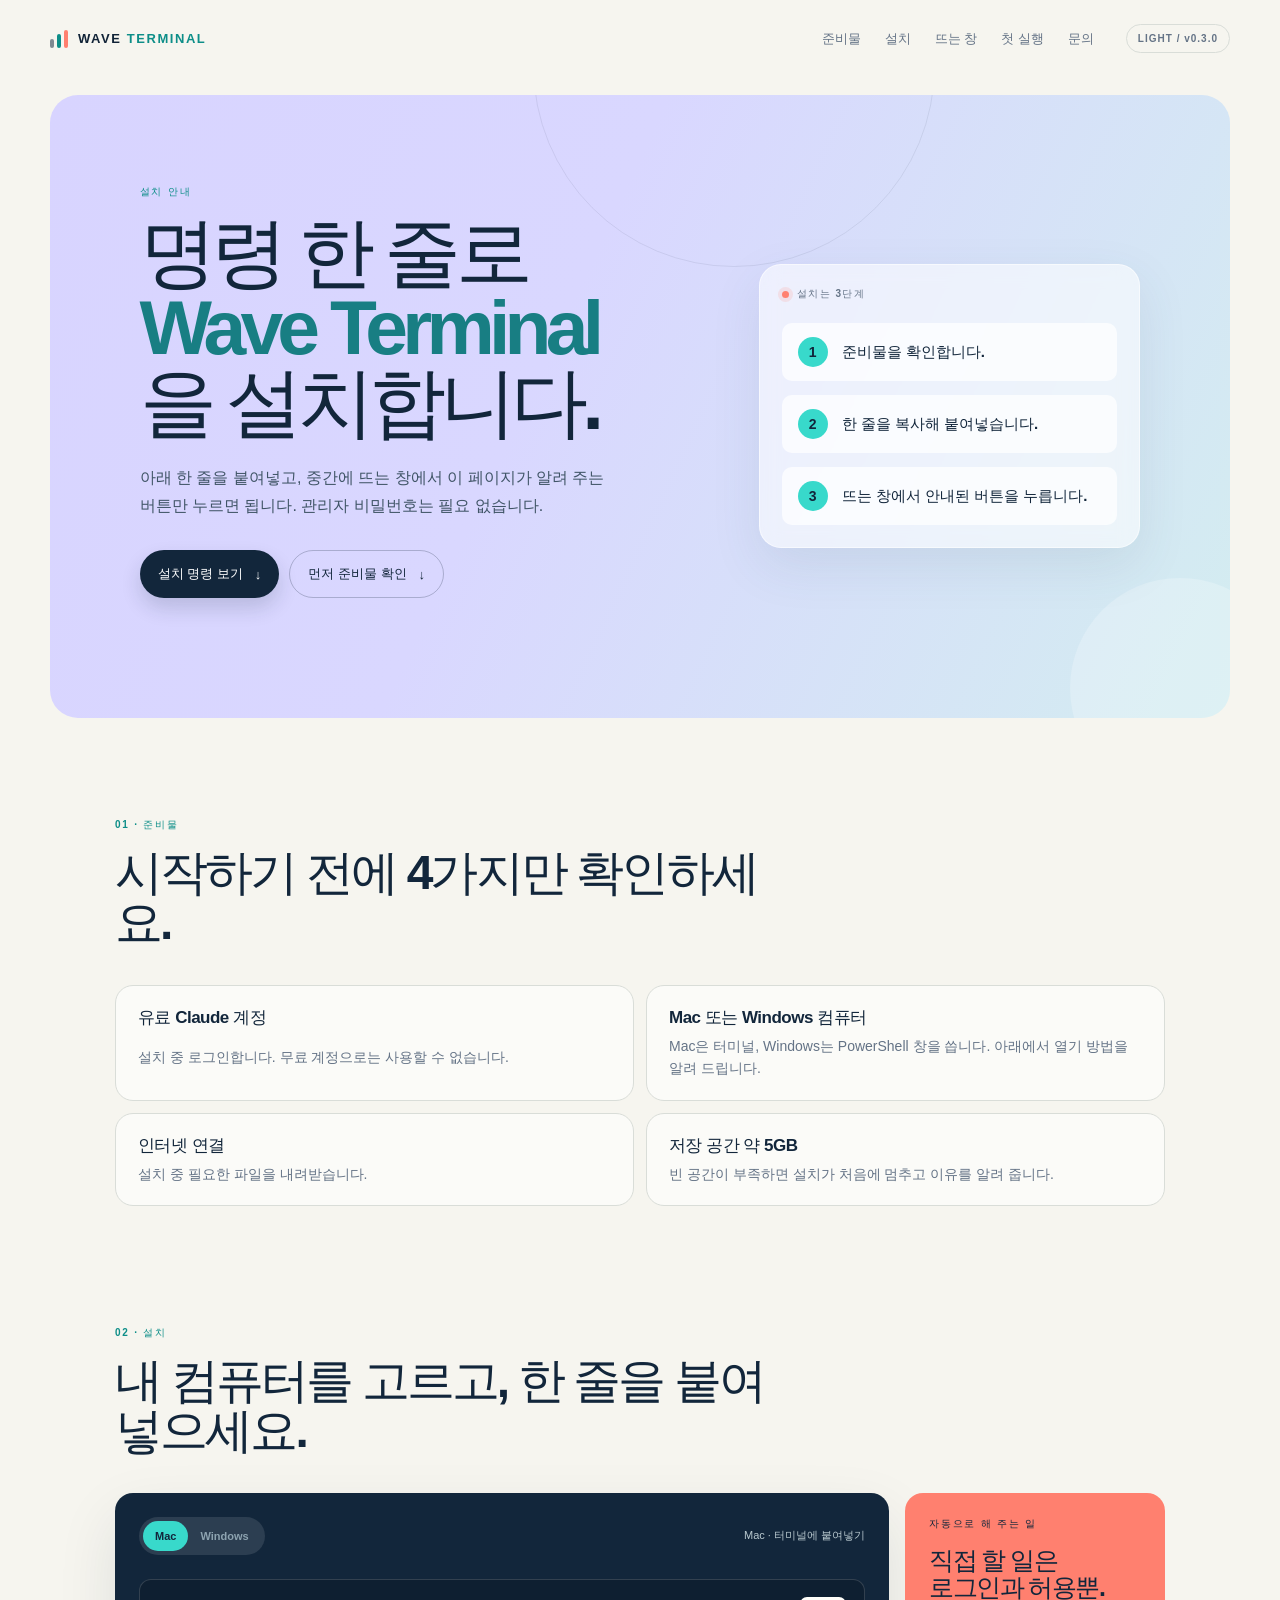
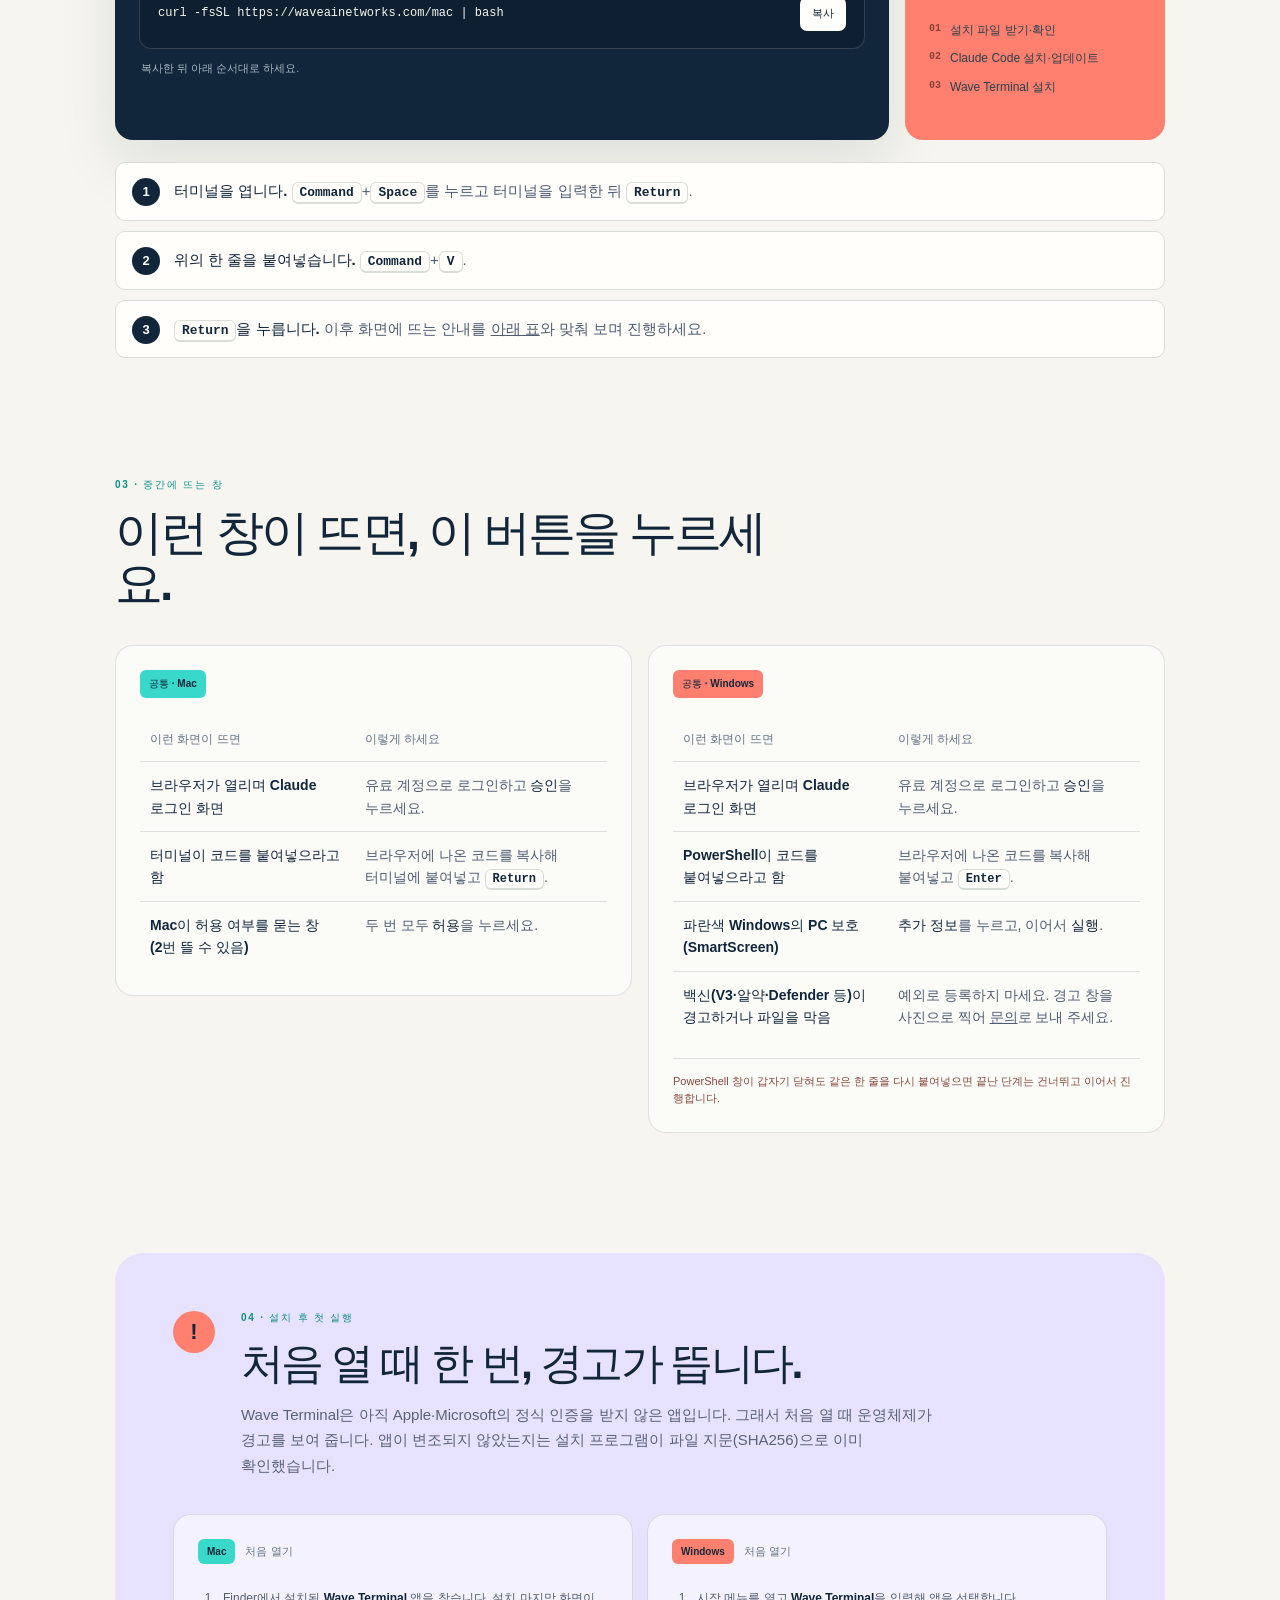
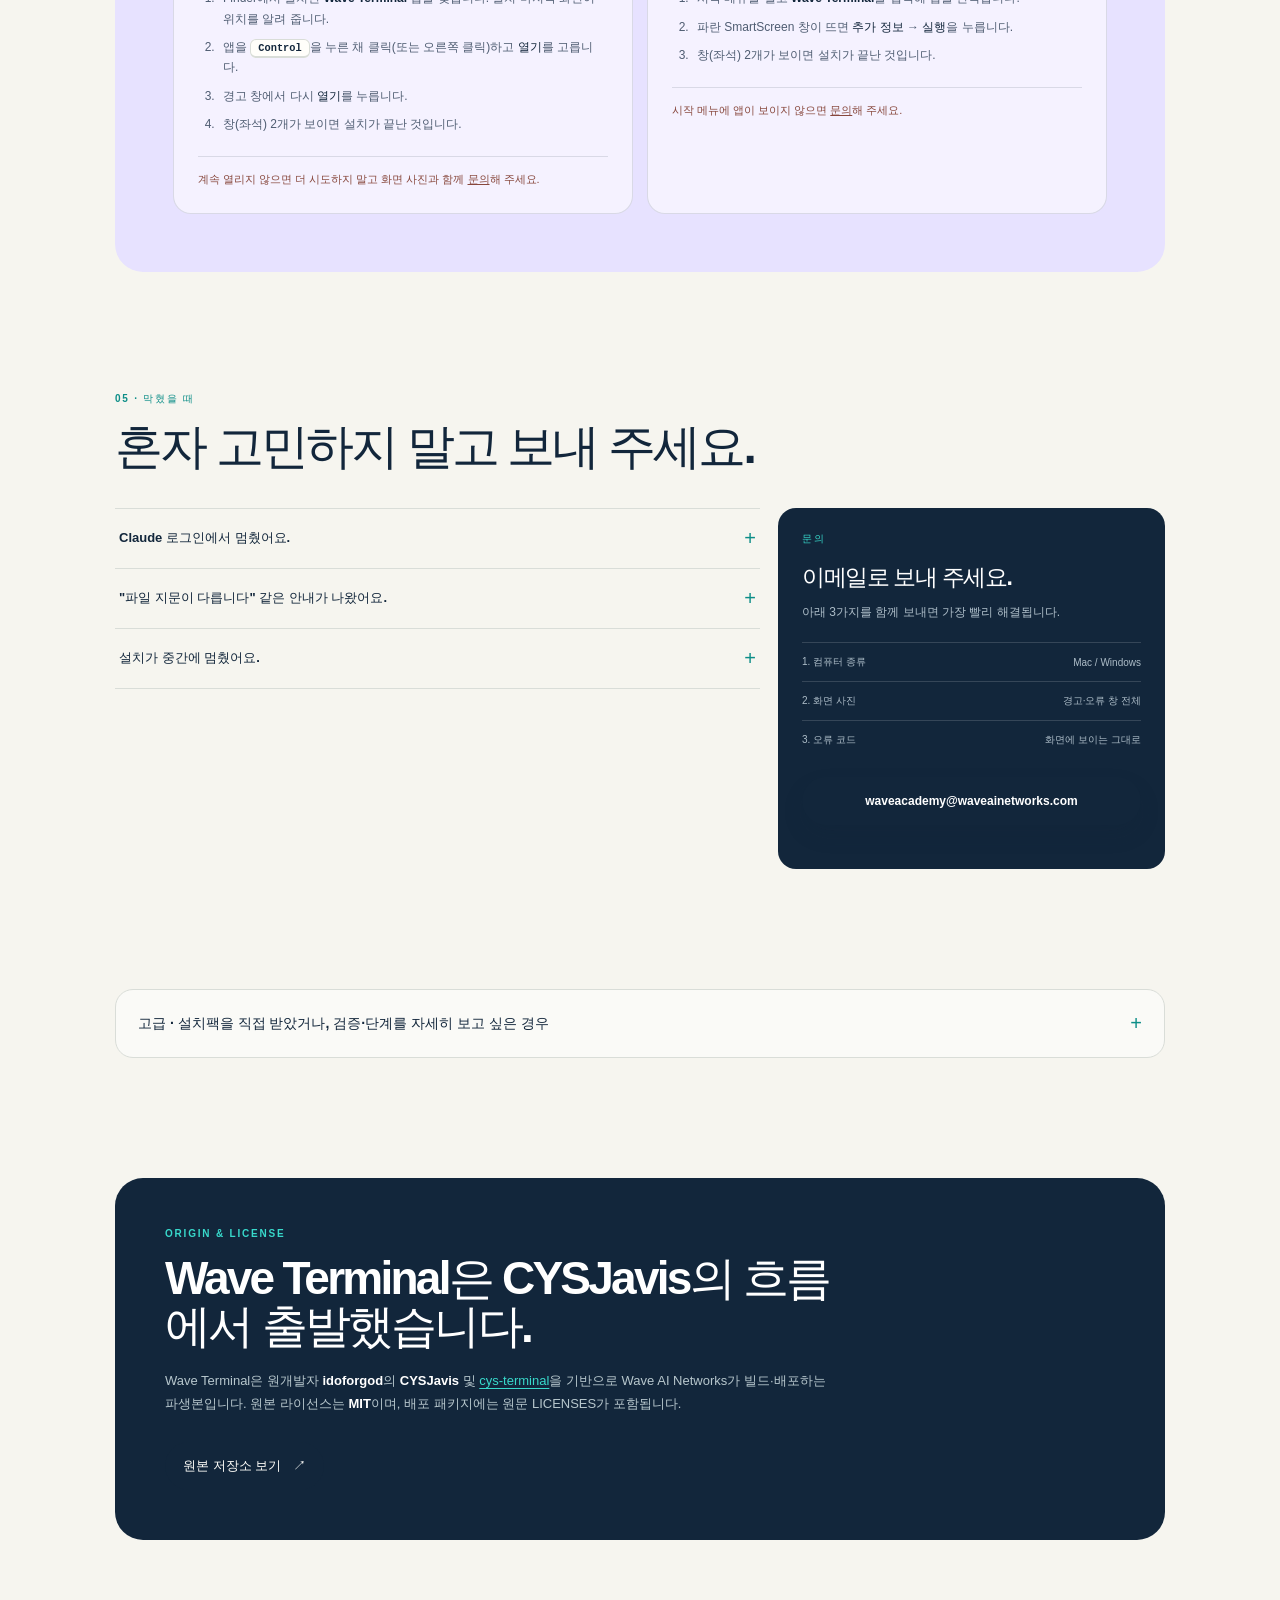
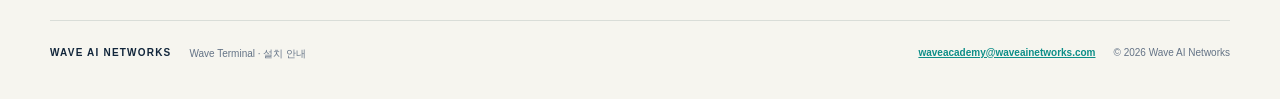
<file: site/index.html>
<!doctype html>
<html lang="ko">
  <head>
    <meta charset="utf-8" />
    <meta name="viewport" content="width=device-width, initial-scale=1" />
    <meta name="description" content="Wave Terminal 설치 안내 — 명령 한 줄, 뜨는 창에서 누를 버튼, 막혔을 때 문의 방법까지." />
    <title>Wave Terminal — 설치 안내</title>
    <link rel="icon" href="data:image/svg+xml,%3Csvg xmlns='http://www.w3.org/2000/svg' viewBox='0 0 32 32'%3E%3Crect width='32' height='32' rx='9' fill='%2312263b'/%3E%3Cpath d='M9 21h4V11H9zm6 0h4V7h-4zm6 0h4V4h-4z' fill='%2338d9cb'/%3E%3C/svg%3E" />
    <link rel="stylesheet" href="./styles.css" />
    <script src="./app.js" defer></script>
  </head>
  <body>
    <a class="skip-link" href="#main">본문으로 건너뛰기</a>
    <header class="site-header">
      <a class="brand" href="#top" aria-label="Wave Terminal 처음으로">
        <span class="brand-mark" aria-hidden="true"><i></i><i></i><i></i></span>
        <span>WAVE <em>TERMINAL</em></span>
      </a>
      <nav class="top-nav" aria-label="페이지 탐색">
        <a href="#ready">준비물</a>
        <a href="#install">설치</a>
        <a href="#windows-popups">뜨는 창</a>
        <a href="#first-run">첫 실행</a>
        <a href="#help">문의</a>
      </nav>
      <span class="header-tag">LIGHT / v0.3.0</span>
    </header>

    <main id="main">
      <section class="hero" id="top" aria-labelledby="hero-title">
        <div class="hero-copy">
          <p class="eyebrow">설치 안내</p>
          <h1 id="hero-title">명령 한 줄로<br /><span>Wave Terminal</span>을 설치합니다.</h1>
          <p class="hero-lede">아래 한 줄을 붙여넣고, 중간에 뜨는 창에서 이 페이지가 알려 주는 버튼만 누르면 됩니다. 관리자 비밀번호는 필요 없습니다.</p>
          <div class="hero-actions">
            <a class="button button-primary" href="#install">설치 명령 보기 <span aria-hidden="true">↓</span></a>
            <a class="button button-quiet" href="#ready">먼저 준비물 확인 <span aria-hidden="true">↓</span></a>
          </div>
        </div>
        <div class="hero-card" aria-label="설치 순서 요약">
          <div class="hero-card-top"><span class="live-dot"></span> 설치는 3단계</div>
          <ol class="quick-steps">
            <li><strong>1</strong><span>준비물을 확인합니다.</span></li>
            <li><strong>2</strong><span>한 줄을 복사해 붙여넣습니다.</span></li>
            <li><strong>3</strong><span>뜨는 창에서 안내된 버튼을 누릅니다.</span></li>
          </ol>
        </div>
      </section>

      <section class="section" id="ready" aria-labelledby="ready-title">
        <div class="section-heading">
          <p class="eyebrow">01 · 준비물</p>
          <h2 id="ready-title">시작하기 전에 4가지만 확인하세요.</h2>
        </div>
        <ul class="need-grid">
          <li><strong>유료 Claude 계정</strong><span>설치 중 로그인합니다. 무료 계정으로는 사용할 수 없습니다.</span></li>
          <li><strong>Mac 또는 Windows 컴퓨터</strong><span>Mac은 터미널, Windows는 PowerShell 창을 씁니다. 아래에서 열기 방법을 알려 드립니다.</span></li>
          <li><strong>인터넷 연결</strong><span>설치 중 필요한 파일을 내려받습니다.</span></li>
          <li><strong>저장 공간 약 5GB</strong><span>빈 공간이 부족하면 설치가 처음에 멈추고 이유를 알려 줍니다.</span></li>
        </ul>
      </section>

      <section class="section install-section" id="install" aria-labelledby="install-title">
        <div class="section-heading">
          <p class="eyebrow">02 · 설치</p>
          <h2 id="install-title">내 컴퓨터를 고르고, 한 줄을 붙여넣으세요.</h2>
        </div>
        <div class="install-layout">
          <div class="command-card">
            <div class="command-card-head">
              <div class="os-switcher" role="tablist" aria-label="운영체제 선택">
                <button class="os-tab is-active" type="button" role="tab" aria-selected="true" data-os="mac">Mac</button>
                <button class="os-tab" type="button" role="tab" aria-selected="false" data-os="windows">Windows</button>
              </div>
              <span class="command-label" id="command-label">Mac · 터미널에 붙여넣기</span>
            </div>
            <div class="command-line">
              <code id="install-command">curl -fsSL https://waveainetworks.com/mac | bash</code>
              <button class="copy-button" type="button" id="copy-command" aria-describedby="copy-status">복사</button>
            </div>
            <p class="copy-status" id="copy-status" role="status" aria-live="polite">복사한 뒤 아래 순서대로 하세요.</p>
          </div>
          <aside class="release-card" aria-label="설치가 하는 일">
            <p class="eyebrow">자동으로 해 주는 일</p>
            <h3>직접 할 일은<br />로그인과 허용뿐.</h3>
            <ol class="mini-checklist">
              <li><span>01</span> 설치 파일 받기·확인</li>
              <li><span>02</span> Claude Code 설치·업데이트</li>
              <li><span>03</span> Wave Terminal 설치</li>
            </ol>
          </aside>
        </div>

        <ol class="do-list os-panel" data-os-panel="mac">
          <li><strong>터미널을 엽니다.</strong> <kbd>Command</kbd>+<kbd>Space</kbd>를 누르고 <b>터미널</b>을 입력한 뒤 <kbd>Return</kbd>.</li>
          <li><strong>위의 한 줄을 붙여넣습니다.</strong> <kbd>Command</kbd>+<kbd>V</kbd>.</li>
          <li><strong><kbd>Return</kbd>을 누릅니다.</strong> 이후 화면에 뜨는 안내를 <a href="#mac-popups">아래 표</a>와 맞춰 보며 진행하세요.</li>
        </ol>
        <ol class="do-list os-panel" data-os-panel="windows" hidden>
          <li><strong>PowerShell을 엽니다.</strong> 시작 메뉴를 열고 <b>PowerShell</b>을 입력한 뒤 <b>Windows PowerShell</b>을 선택합니다. 관리자 권한으로 열 필요는 없습니다.</li>
          <li><strong>위의 한 줄을 붙여넣습니다.</strong> 창 안에서 마우스 오른쪽 버튼을 누르면 붙여넣어집니다.</li>
          <li><strong><kbd>Enter</kbd>를 누릅니다.</strong> 이후 화면에 뜨는 안내를 <a href="#windows-popups">아래 표</a>와 맞춰 보며 진행하세요.</li>
        </ol>
      </section>

      <section class="section" id="popups" aria-labelledby="popups-title">
        <div class="section-heading">
          <p class="eyebrow">03 · 중간에 뜨는 창</p>
          <h2 id="popups-title">이런 창이 뜨면, 이 버튼을 누르세요.</h2>
        </div>
        <div class="popup-grid">
          <article class="procedure-card" id="mac-popups">
            <div class="procedure-head"><span class="platform-badge mac-badge">공통 · Mac</span></div>
            <table class="popup-table">
              <thead><tr><th scope="col">이런 화면이 뜨면</th><th scope="col">이렇게 하세요</th></tr></thead>
              <tbody>
                <tr><th scope="row">브라우저가 열리며 Claude 로그인 화면</th><td>유료 계정으로 로그인하고 <strong>승인</strong>을 누르세요.</td></tr>
                <tr><th scope="row">터미널이 코드를 붙여넣으라고 함</th><td>브라우저에 나온 코드를 복사해 터미널에 붙여넣고 <kbd>Return</kbd>.</td></tr>
                <tr><th scope="row">Mac이 허용 여부를 묻는 창 (2번 뜰 수 있음)</th><td>두 번 모두 <strong>허용</strong>을 누르세요.</td></tr>
              </tbody>
            </table>
          </article>
          <article class="procedure-card" id="windows-popups">
            <div class="procedure-head"><span class="platform-badge win-badge">공통 · Windows</span></div>
            <table class="popup-table">
              <thead><tr><th scope="col">이런 화면이 뜨면</th><th scope="col">이렇게 하세요</th></tr></thead>
              <tbody>
                <tr><th scope="row">브라우저가 열리며 Claude 로그인 화면</th><td>유료 계정으로 로그인하고 <strong>승인</strong>을 누르세요.</td></tr>
                <tr><th scope="row">PowerShell이 코드를 붙여넣으라고 함</th><td>브라우저에 나온 코드를 복사해 붙여넣고 <kbd>Enter</kbd>.</td></tr>
                <tr><th scope="row">파란색 <b>Windows의 PC 보호</b> (SmartScreen)</th><td><strong>추가 정보</strong>를 누르고, 이어서 <strong>실행</strong>.</td></tr>
                <tr><th scope="row">백신(V3·알약·Defender 등)이 경고하거나 파일을 막음</th><td>예외로 등록하지 마세요. 경고 창을 사진으로 찍어 <a href="#help">문의</a>로 보내 주세요.</td></tr>
              </tbody>
            </table>
            <p class="procedure-stop">PowerShell 창이 갑자기 닫혀도 같은 한 줄을 다시 붙여넣으면 끝난 단계는 건너뛰고 이어서 진행합니다.</p>
          </article>
        </div>
      </section>

      <section class="section unsigned-section" id="first-run" aria-labelledby="first-title">
        <div class="warning-heading">
          <div class="warning-icon" aria-hidden="true">!</div>
          <div>
            <p class="eyebrow">04 · 설치 후 첫 실행</p>
            <h2 id="first-title">처음 열 때 한 번, 경고가 뜹니다.</h2>
            <p>Wave Terminal은 아직 Apple·Microsoft의 정식 인증을 받지 않은 앱입니다. 그래서 처음 열 때 운영체제가 경고를 보여 줍니다. 앱이 변조되지 않았는지는 설치 프로그램이 파일 지문(SHA256)으로 이미 확인했습니다.</p>
          </div>
        </div>
        <div class="unsigned-grid">
          <article class="procedure-card">
            <div class="procedure-head"><span class="platform-badge mac-badge">Mac</span><span>처음 열기</span></div>
            <ol>
              <li>Finder에서 설치된 <strong>Wave Terminal</strong> 앱을 찾습니다. 설치 마지막 화면이 위치를 알려 줍니다.</li>
              <li>앱을 <kbd>Control</kbd>을 누른 채 클릭(또는 오른쪽 클릭)하고 <strong>열기</strong>를 고릅니다.</li>
              <li>경고 창에서 다시 <strong>열기</strong>를 누릅니다.</li>
              <li>창(좌석) 2개가 보이면 설치가 끝난 것입니다.</li>
            </ol>
            <p class="procedure-stop">계속 열리지 않으면 더 시도하지 말고 화면 사진과 함께 <a href="#help">문의</a>해 주세요.</p>
          </article>
          <article class="procedure-card">
            <div class="procedure-head"><span class="platform-badge win-badge">Windows</span><span>처음 열기</span></div>
            <ol>
              <li>시작 메뉴를 열고 <strong>Wave Terminal</strong>을 입력해 앱을 선택합니다.</li>
              <li>파란 SmartScreen 창이 뜨면 <strong>추가 정보</strong> → <strong>실행</strong>을 누릅니다.</li>
              <li>창(좌석) 2개가 보이면 설치가 끝난 것입니다.</li>
            </ol>
            <p class="procedure-stop">시작 메뉴에 앱이 보이지 않으면 <a href="#help">문의</a>해 주세요.</p>
          </article>
        </div>
      </section>

      <section class="section help-section" id="help" aria-labelledby="help-title">
        <div class="section-heading">
          <p class="eyebrow">05 · 막혔을 때</p>
          <h2 id="help-title">혼자 고민하지 말고 보내 주세요.</h2>
        </div>
        <div class="help-layout">
          <div class="troubleshooting-list">
            <details><summary>Claude 로그인에서 멈췄어요.</summary><p>브라우저에서 유료 Claude 계정 로그인을 끝낸 뒤 설치 창으로 돌아와 안내대로 이어 가세요. 로그인 코드는 다른 사람에게 보내지 마세요.</p></details>
            <details><summary>"파일 지문이 다릅니다" 같은 안내가 나왔어요.</summary><p>그 파일은 실행하지 말고 삭제하세요. 한 줄을 처음부터 다시 실행해도 같으면 설치를 멈추고 문의해 주세요.</p></details>
            <details><summary>설치가 중간에 멈췄어요.</summary><p>같은 한 줄을 다시 붙여넣으세요. 이미 끝난 단계는 건너뜁니다. 그래도 멈추면 아래 내용을 보내 주세요.</p></details>
          </div>
          <aside class="reset-card">
            <p class="eyebrow">문의</p>
            <h3>이메일로 보내 주세요.</h3>
            <p>아래 3가지를 함께 보내면 가장 빨리 해결됩니다.</p>
            <div class="recovery-line"><span>1. 컴퓨터 종류</span><span>Mac / Windows</span></div>
            <div class="recovery-line"><span>2. 화면 사진</span><span>경고·오류 창 전체</span></div>
            <div class="recovery-line"><span>3. 오류 코드</span><span>화면에 보이는 그대로</span></div>
            <p><a class="button button-primary" href="mailto:waveacademy@waveainetworks.com">waveacademy@waveainetworks.com</a></p>
          </aside>
        </div>
      </section>

      <section class="section advanced-section" id="advanced" aria-labelledby="advanced-title">
        <details class="advanced-fold">
          <summary id="advanced-title">고급 · 설치팩을 직접 받았거나, 검증·단계를 자세히 보고 싶은 경우</summary>
          <div class="advanced-body">
            <h3>설치팩 zip을 직접 받은 경우</h3>
            <p><a href="https://github.com/greatson79/wave-install/archive/refs/tags/v0.3.0-rc.5.zip">wave-install-0.3.0-rc.5.zip</a>을 내려받아 압축을 풀면 <code>wave-install-0.3.0-rc.5</code> 폴더가 생깁니다. 터미널에서 <code>cd ~/Downloads/wave-install-0.3.0-rc.5 &amp;&amp; bash bootstrap.sh</code> 한 줄만 실행하세요(위의 설치 명령은 칠 필요 없음).</p>

            <h3>설치기가 확인하는 것</h3>
            <p>공식 저장소 <a href="https://github.com/greatson79/wave-terminal" target="_blank" rel="noreferrer">greatson79/wave-terminal</a>의 Release에서 받은 파일인지, 설치기에 고정된 SHA256 지문과 일치하는지를 확인합니다. macOS는 앱 <code>codesign</code> 검증을 추가로 합니다. 이 검증은 파일이 변조되지 않았다는 확인이며 Apple 공증을 대신하지 않습니다. 현재 macOS 공증은 받지 않았고(<code>spctl</code> 거부), Windows는 Authenticode 코드서명이 없습니다. 전체 설치 실측은 진행 중입니다.</p>

            <h3>Mac에서 격리 속성을 직접 풀어야 할 때</h3>
            <p>출처와 지문을 확인했고, 위의 <strong>열기</strong> 방법으로도 열리지 않을 때만 사용하세요. 설치된 Wave Terminal 앱에 한해 <code>xattr -dr com.apple.quarantine "$HOME/.wave/apps/Wave Terminal.app"</code>을 실행합니다. 다른 위치에 복사했다면 실제 앱 경로로 바꾸세요. 서명 문제를 고치지는 않습니다.</p>

            <h3>설치 10단계</h3>
            <p class="steps-source" id="steps-source-status" role="status" aria-live="polite">steps.json을 불러오는 중…</p>
            <ol class="steps-list" id="steps-list" aria-label="Wave Terminal 설치 단계"></ol>
            <noscript><p class="noscript-note">단계 목록을 보려면 브라우저에서 JavaScript를 활성화하세요. 설치 정본은 steps.json입니다.</p></noscript>

            <h3>오류 ID별 안내</h3>
            <div class="troubleshooting-list">
              <details><summary><span class="error-id">OS_UNSUPPORTED</span> 운영체제 또는 셸이 지원 대상이 아닌가요?</summary><p>macOS·Windows의 최신 지원 범위와 셸 조건을 확인한 뒤, 조건이 맞지 않으면 문의해 주세요.</p></details>
              <details><summary><span class="error-id">CHECKSUM_MISMATCH</span> SHA256이 일치하지 않나요?</summary><p>파일을 실행하거나 재사용하지 말고 삭제한 뒤, 공식 Release에서 다시 받아 비교하세요. 계속 다르면 다운로드를 중단합니다.</p></details>
              <details><summary><span class="error-id">CLAUDE_LOGIN_REQUIRED</span> Claude 로그인이 멈췄나요?</summary><p>브라우저에서 유료 Claude 계정 로그인을 완료한 뒤 설치기의 해당 단계로 돌아옵니다. 인증 코드는 공개 채널에 남기지 마세요.</p></details>
              <details><summary><span class="error-id">DAEMON_START_FAILED</span> 데몬 등록에 실패했나요?</summary><p>기본값은 켜짐이지만 선택 단계입니다. 로그 한 파일을 보존하고, 재설치 전에 오류 ID와 운영체제를 기록하세요.</p></details>
            </div>

            <h3>재설치 / 초기화</h3>
            <p>상태 파일과 로그를 확인한 뒤 필요한 작업만 선택하세요. 초기화 전에는 보존할 로그를 먼저 복사합니다. 설치를 처음부터 다시 하려면 이 명령을 실행하세요: <code id="reinstall-command">curl -fsSL https://waveainetworks.com/mac | bash -s -- --reinstall</code> 또 <code>reset.sh --list</code>는 삭제 대상을 미리 보여 줍니다.</p>
          </div>
        </details>
      </section>

      <section class="section attribution-section" id="about" aria-labelledby="about-title">
        <div class="attribution-box">
          <p class="eyebrow">ORIGIN &amp; LICENSE</p>
          <h2 id="about-title">Wave Terminal은 CYSJavis의 흐름에서 출발했습니다.</h2>
          <p>Wave Terminal은 원개발자 <strong>idoforgod</strong>의 <strong>CYSJavis</strong> 및 <a href="https://github.com/idoforgod/cys-terminal" target="_blank" rel="noreferrer">cys-terminal</a>을 기반으로 Wave AI Networks가 빌드·배포하는 파생본입니다. 원본 라이선스는 <strong>MIT</strong>이며, 배포 패키지에는 원문 LICENSES가 포함됩니다.</p>
          <a class="button button-dark" href="https://github.com/idoforgod/cys-terminal" target="_blank" rel="noreferrer">원본 저장소 보기 <span aria-hidden="true">↗</span></a>
        </div>
      </section>
    </main>

    <footer class="site-footer">
      <div><strong>WAVE AI NETWORKS</strong><span>Wave Terminal · 설치 안내</span></div>
      <div><a href="mailto:waveacademy@waveainetworks.com">waveacademy@waveainetworks.com</a><span>© 2026 Wave AI Networks</span></div>
    </footer>
  </body>
</html>
</file>
<file: site/styles.css>
:root {
  --ink: #112337;
  --muted: #647386;
  --paper: #f6f5ef;
  --paper-deep: #ecece4;
  --white: #fffefa;
  --navy: #12263b;
  --cyan: #38d9cb;
  --cyan-deep: #0d8e88;
  --coral: #ff806f;
  --lilac: #d9d5ff;
  --line: #d9ddd8;
  --shadow: 0 24px 60px rgba(17, 35, 55, .10);
  --radius-lg: 28px;
  --radius-md: 18px;
  --radius-sm: 10px;
  color: var(--ink);
  background: var(--paper);
  font-family: Inter, ui-sans-serif, -apple-system, BlinkMacSystemFont, "Segoe UI", "Noto Sans KR", sans-serif;
  font-synthesis: none;
  text-rendering: optimizeLegibility;
}

* { box-sizing: border-box; }
html { scroll-behavior: smooth; }
body { margin: 0; min-width: 320px; background: var(--paper); }
a { color: inherit; }
button, a { -webkit-tap-highlight-color: transparent; }
button { font: inherit; }
.skip-link { position: fixed; left: 16px; top: -80px; z-index: 20; padding: 12px 16px; border-radius: 999px; background: var(--navy); color: white; text-decoration: none; }
.skip-link:focus { top: 16px; }

.site-header { width: min(1180px, calc(100% - 48px)); margin: 0 auto; padding: 24px 0 18px; display: flex; align-items: center; gap: 32px; }
.brand { display: inline-flex; align-items: center; gap: 10px; font-size: 13px; font-weight: 850; letter-spacing: .12em; text-decoration: none; white-space: nowrap; }
.brand em { color: var(--cyan-deep); font-style: normal; }
.brand-mark { display: inline-flex; gap: 3px; align-items: end; height: 18px; }
.brand-mark i { display: block; width: 4px; border-radius: 99px; background: var(--navy); }
.brand-mark i:nth-child(1) { height: 9px; opacity: .52; }
.brand-mark i:nth-child(2) { height: 14px; background: var(--cyan-deep); }
.brand-mark i:nth-child(3) { height: 18px; background: var(--coral); }
.top-nav { display: flex; gap: 24px; margin-left: auto; }
.top-nav a { color: var(--muted); font-size: 13px; font-weight: 700; text-decoration: none; }
.top-nav a:hover, .top-nav a:focus-visible { color: var(--ink); }
.header-tag { padding: 8px 11px; border: 1px solid var(--line); border-radius: 99px; color: var(--muted); font-size: 10px; font-weight: 800; letter-spacing: .1em; }

.hero { width: min(1180px, calc(100% - 48px)); margin: 24px auto 100px; padding: clamp(40px, 7vw, 90px) clamp(28px, 7vw, 94px); display: grid; grid-template-columns: minmax(0, 1.15fr) minmax(320px, .85fr); align-items: center; gap: clamp(40px, 8vw, 120px); overflow: hidden; border-radius: var(--radius-lg); background: linear-gradient(115deg, #d8d4ff 0%, #d9d7ff 42%, #d3edf0 100%); position: relative; }
.hero::before { content: ""; position: absolute; width: 400px; height: 400px; border-radius: 50%; border: 1px solid rgba(17,35,55,.08); right: 25%; top: -230px; }
.hero::after { content: ""; position: absolute; width: 220px; height: 220px; border-radius: 50%; background: rgba(255,255,255,.22); right: -60px; bottom: -80px; }
.hero-copy, .hero-card { position: relative; z-index: 1; }
.eyebrow { margin: 0 0 16px; color: var(--cyan-deep); font-size: 10px; font-weight: 900; letter-spacing: .18em; }
.eyebrow span { color: var(--coral); }
h1, h2, h3, p { margin-top: 0; }
h1 { max-width: 700px; margin-bottom: 24px; color: var(--navy); font-size: clamp(42px, 6vw, 78px); line-height: .98; letter-spacing: -.075em; }
h1 span { color: #187e83; }
.hero-lede { max-width: 530px; margin-bottom: 30px; color: #405567; font-size: 16px; line-height: 1.75; word-break: keep-all; }
.hero-actions { display: flex; flex-wrap: wrap; gap: 10px; margin-bottom: 30px; }
.button { display: inline-flex; align-items: center; justify-content: center; gap: 12px; min-height: 48px; padding: 0 18px; border-radius: 999px; font-size: 13px; font-weight: 850; text-decoration: none; transition: transform .2s ease, box-shadow .2s ease, background .2s ease; }
.button:hover, .button:focus-visible { transform: translateY(-2px); }
.button-primary { background: var(--navy); color: white; box-shadow: 0 10px 20px rgba(18,38,59,.16); }
.button-primary:hover, .button-primary:focus-visible { box-shadow: 0 14px 26px rgba(18,38,59,.24); }
.button-quiet { color: var(--navy); border: 1px solid rgba(17,35,55,.24); }
.button-dark { background: var(--navy); color: var(--white); }
.origin-line { margin: 0; color: #536a79; font-size: 11px; }
.origin-line span { margin: 0 7px; color: var(--coral); }
.hero-card { padding: 22px; border: 1px solid rgba(255,255,255,.55); border-radius: 22px; background: rgba(255,255,255,.56); box-shadow: 0 18px 50px rgba(56,89,110,.10); backdrop-filter: blur(10px); }
.hero-card-top { display: flex; align-items: center; gap: 8px; margin-bottom: 18px; color: var(--muted); font-size: 10px; font-weight: 900; letter-spacing: .14em; }
.live-dot { width: 7px; height: 7px; border-radius: 50%; background: var(--coral); box-shadow: 0 0 0 4px rgba(255,128,111,.16); }
.terminal-window { border-radius: 14px; background: var(--navy); overflow: hidden; box-shadow: 0 12px 26px rgba(17,35,55,.19); }
.terminal-top { min-height: 34px; padding: 0 13px; display: flex; align-items: center; gap: 5px; border-bottom: 1px solid rgba(255,255,255,.12); color: #98acbb; }
.terminal-top span { width: 6px; height: 6px; border-radius: 50%; background: #647789; }
.terminal-top span:nth-child(2) { background: var(--lilac); }
.terminal-top span:nth-child(3) { background: var(--cyan); }
.terminal-top b { margin-left: 8px; font-size: 9px; font-weight: 600; }
.terminal-body { padding: 24px 20px 27px; color: #f4f7ef; font-family: "SFMono-Regular", Consolas, monospace; font-size: 12px; line-height: 1.9; }
.terminal-body p { margin: 0; }
.prompt { margin-right: 9px; color: var(--cyan); }
.muted { color: #9baebe; }
.success { color: var(--cyan); }
.hero-card-footer { display: grid; grid-template-columns: repeat(3, 1fr); gap: 12px; padding-top: 18px; color: var(--muted); font-size: 9px; line-height: 1.45; }
.hero-card-footer strong { display: block; color: var(--navy); font-size: 18px; line-height: 1.1; }

.section { width: min(1050px, calc(100% - 48px)); margin: 0 auto 120px; }
.section-heading { max-width: 690px; margin-bottom: 36px; }
.section-heading h2, .warning-heading h2 { margin-bottom: 16px; color: var(--navy); font-size: clamp(30px, 4vw, 48px); line-height: 1.05; letter-spacing: -.06em; }
.section-heading > p:last-child, .warning-heading > div > p:last-child { color: var(--muted); font-size: 15px; line-height: 1.7; word-break: keep-all; }
.split-heading { max-width: none; display: flex; justify-content: space-between; align-items: end; gap: 28px; }
.split-heading > p { margin: 0 0 8px; color: var(--muted); font-size: 12px; }
code { padding: 2px 6px; border-radius: 5px; background: rgba(17,35,55,.07); color: var(--navy); font-family: "SFMono-Regular", Consolas, monospace; font-size: .9em; }

.install-layout { display: grid; grid-template-columns: minmax(0, 1fr) 260px; gap: 16px; align-items: stretch; }
.command-card, .release-card { border-radius: var(--radius-md); }
.command-card { padding: 24px; background: var(--navy); box-shadow: var(--shadow); }
.command-card-head { display: flex; justify-content: space-between; align-items: center; gap: 16px; margin-bottom: 24px; }
.os-switcher { display: inline-flex; padding: 4px; border-radius: 99px; background: rgba(255,255,255,.11); }
.os-tab { padding: 9px 12px; border: 0; border-radius: 99px; background: transparent; color: #8da3b0; cursor: pointer; font-size: 11px; font-weight: 800; }
.os-tab.is-active { background: var(--cyan); color: var(--navy); }
.command-label { color: #b8c8ce; font-size: 11px; }
.command-line { display: grid; grid-template-columns: minmax(0, 1fr) auto; gap: 14px; align-items: center; padding: 17px 18px; border: 1px solid rgba(255,255,255,.15); border-radius: 12px; background: rgba(0,0,0,.17); }
.command-line code { padding: 0; overflow-wrap: anywhere; background: none; color: #f4f7ef; font-size: 12px; line-height: 1.6; }
.copy-button { min-height: 34px; padding: 0 12px; border: 0; border-radius: 7px; background: var(--white); color: var(--navy); cursor: pointer; font-size: 11px; font-weight: 850; }
.copy-button:hover, .copy-button:focus-visible { background: var(--cyan); }
.copy-status { min-height: 18px; margin: 12px 2px 0; color: #a4b9c0; font-size: 11px; }
.release-card { padding: 24px; background: var(--coral); }
.release-card .eyebrow { color: var(--navy); }
.release-card h3 { margin-bottom: 20px; color: var(--navy); font-size: 25px; line-height: 1.1; letter-spacing: -.06em; }
.mini-checklist { display: grid; gap: 12px; margin: 0 0 20px; padding: 0; list-style: none; color: #273f4e; font-size: 12px; line-height: 1.4; }
.mini-checklist li { display: flex; gap: 9px; }
.mini-checklist span { color: #8c4038; font-family: monospace; font-size: 10px; font-weight: 800; }
.text-link { color: var(--navy); font-size: 12px; font-weight: 850; text-underline-offset: 4px; }
.guard-grid { display: grid; grid-template-columns: repeat(3, 1fr); gap: 12px; margin-top: 16px; }
.guard-card { min-height: 156px; padding: 22px; border: 1px solid var(--line); border-radius: var(--radius-md); background: rgba(255,255,255,.35); }
.card-number { display: inline-grid; width: 25px; height: 25px; margin-bottom: 26px; place-items: center; border-radius: 50%; background: var(--lilac); color: var(--navy); font-size: 10px; font-weight: 900; }
.guard-card h3 { margin-bottom: 8px; font-size: 16px; letter-spacing: -.04em; }
.guard-card p { margin: 0; color: var(--muted); font-size: 12px; line-height: 1.6; word-break: keep-all; }

.steps-section { padding-top: 4px; }
.steps-source { padding: 10px 12px; border: 1px solid var(--line); border-radius: 999px; white-space: nowrap; }
.steps-list { display: grid; grid-template-columns: repeat(2, 1fr); gap: 0 28px; padding: 0; margin: 0; list-style: none; counter-reset: steps; }
.step-item { display: grid; grid-template-columns: 48px 1fr; gap: 16px; padding: 24px 0; border-top: 1px solid var(--line); counter-increment: steps; }
.step-item::before { content: counter(steps, decimal-leading-zero); display: grid; width: 42px; height: 42px; place-items: center; border-radius: 12px; background: var(--lilac); color: var(--navy); font-family: "SFMono-Regular", Consolas, monospace; font-size: 11px; font-weight: 900; }
.step-item h3 { margin: 2px 0 7px; font-size: 15px; letter-spacing: -.03em; }
.step-item p { margin: 0 0 8px; color: var(--muted); font-size: 12px; line-height: 1.6; }
.step-item .step-meta { display: flex; flex-wrap: wrap; gap: 6px; margin-top: 10px; }
.step-meta span { padding: 5px 7px; border-radius: 5px; background: var(--paper-deep); color: var(--muted); font-size: 10px; }
.step-meta .pass { background: #d8f3e9; color: #26745e; }
.noscript-note { padding: 16px; border-radius: 10px; background: #fff3cf; color: #735a23; font-size: 13px; }

.unsigned-section { padding: clamp(30px, 5vw, 58px); border-radius: var(--radius-lg); background: #e7e2ff; }
.warning-heading { display: grid; grid-template-columns: 48px 1fr; gap: 20px; max-width: 760px; margin-bottom: 36px; }
.warning-icon { display: grid; width: 42px; height: 42px; place-items: center; border-radius: 50%; background: var(--coral); color: var(--navy); font-size: 22px; font-weight: 900; }
.warning-heading h2 { font-size: clamp(28px, 4vw, 43px); }
.warning-heading > div > p:last-child { margin-bottom: 0; color: #59627a; }
.unsigned-grid { display: grid; grid-template-columns: repeat(2, 1fr); gap: 14px; }
.procedure-card { padding: 24px; border: 1px solid rgba(17,35,55,.12); border-radius: var(--radius-md); background: rgba(255,255,255,.57); }
.procedure-head { display: flex; align-items: center; gap: 10px; margin-bottom: 20px; color: var(--muted); font-size: 11px; font-weight: 800; }
.platform-badge { padding: 7px 9px; border-radius: 6px; color: var(--navy); font-size: 10px; font-weight: 900; }
.mac-badge { background: var(--cyan); }
.win-badge { background: var(--coral); }
.procedure-card ol { margin: 0; padding-left: 20px; color: #4f5d72; font-size: 12px; line-height: 1.7; }
.procedure-card li { padding: 4px 0 4px 5px; }
.procedure-card strong { color: var(--navy); }
.procedure-stop { margin: 18px 0 0; padding-top: 14px; border-top: 1px solid rgba(17,35,55,.12); color: #88483d; font-size: 11px; line-height: 1.55; }

.downloads-section { position: relative; }
.download-grid { display: grid; grid-template-columns: repeat(3, 1fr); gap: 14px; }
.download-step { padding: 22px; border-radius: var(--radius-md); background: var(--white); box-shadow: 0 8px 25px rgba(17,35,55,.05); }
.download-step > span { color: var(--coral); font-family: monospace; font-size: 11px; font-weight: 900; }
.download-step h3 { margin: 28px 0 8px; font-size: 17px; }
.download-step p { margin: 0; color: var(--muted); font-size: 12px; line-height: 1.7; word-break: keep-all; }
.download-step a { color: var(--cyan-deep); font-weight: 800; text-underline-offset: 3px; }
.release-note { display: flex; gap: 10px; align-items: flex-start; margin-top: 14px; padding: 16px; border: 1px dashed #bcc7bf; border-radius: var(--radius-sm); }
.release-note p { margin: 0; color: var(--muted); font-size: 11px; line-height: 1.6; }
.note-mark { display: grid; flex: 0 0 auto; width: 17px; height: 17px; place-items: center; border-radius: 50%; background: var(--cyan); color: var(--navy); font-size: 11px; font-weight: 900; }

.help-layout { display: grid; grid-template-columns: minmax(0, 1.25fr) minmax(250px, .75fr); gap: 18px; }
.troubleshooting-list { border-top: 1px solid var(--line); }
details { border-bottom: 1px solid var(--line); }
summary { display: flex; align-items: center; gap: 12px; padding: 18px 4px; cursor: pointer; color: var(--navy); font-size: 13px; font-weight: 750; list-style: none; }
summary::-webkit-details-marker { display: none; }
summary::after { content: "+"; margin-left: auto; color: var(--cyan-deep); font-size: 20px; font-weight: 400; }
details[open] summary::after { content: "−"; }
details > p { margin: -4px 28px 18px 4px; color: var(--muted); font-size: 12px; line-height: 1.65; }
.error-id { padding: 6px 7px; border-radius: 5px; background: var(--paper-deep); color: var(--cyan-deep); font-family: monospace; font-size: 9px; font-weight: 900; white-space: nowrap; }
.reset-card { padding: 24px; border-radius: var(--radius-md); background: var(--navy); color: white; }
.reset-card .eyebrow { color: var(--cyan); }
.reset-card h3 { margin-bottom: 10px; font-size: 23px; letter-spacing: -.06em; }
.reset-card > p:not(.eyebrow) { margin-bottom: 20px; color: #adbdc8; font-size: 12px; line-height: 1.6; }
.recovery-line { display: flex; justify-content: space-between; gap: 12px; align-items: center; padding: 12px 0; border-top: 1px solid rgba(255,255,255,.15); color: #adbdc8; font-size: 10px; }
.recovery-line code { background: rgba(255,255,255,.1); color: var(--cyan); }

.attribution-section { margin-bottom: 80px; }
.attribution-box { padding: clamp(28px, 5vw, 50px); border-radius: var(--radius-lg); background: var(--navy); color: white; }
.attribution-box .eyebrow { color: var(--cyan); }
.attribution-box h2 { max-width: 680px; margin-bottom: 18px; color: white; font-size: clamp(28px, 4vw, 46px); line-height: 1.04; letter-spacing: -.06em; }
.attribution-box p:not(.eyebrow) { max-width: 740px; margin-bottom: 26px; color: #b7c7cd; font-size: 13px; line-height: 1.8; word-break: keep-all; }
.attribution-box p a { color: var(--cyan); text-underline-offset: 3px; }
.attribution-box p strong { color: white; }
.site-footer { width: min(1180px, calc(100% - 48px)); margin: 0 auto; padding: 26px 0 38px; display: flex; justify-content: space-between; gap: 20px; border-top: 1px solid var(--line); color: var(--muted); font-size: 10px; }
.site-footer > div { display: flex; flex-wrap: wrap; gap: 12px 18px; }
.site-footer strong { color: var(--navy); letter-spacing: .12em; }
.site-footer a { color: var(--cyan-deep); font-weight: 700; }

:focus-visible { outline: 3px solid var(--coral); outline-offset: 3px; }
@media (max-width: 860px) {
  .site-header { gap: 16px; }
  .top-nav { gap: 14px; }
  .header-tag { display: none; }
  .hero { grid-template-columns: 1fr; gap: 42px; }
  .hero-card { max-width: 470px; }
  .install-layout, .help-layout { grid-template-columns: 1fr; }
  .release-card { min-height: 0; }
}
@media (max-width: 620px) {
  .site-header, .hero, .section, .site-footer { width: min(100% - 32px, 1050px); }
  .site-header { padding-top: 18px; }
  .top-nav { display: none; }
  .hero { margin-top: 12px; margin-bottom: 72px; padding: 36px 24px; border-radius: 22px; }
  h1 { font-size: clamp(39px, 13vw, 62px); }
  .hero-lede { font-size: 14px; }
  .hero-card-footer { gap: 7px; }
  .section { margin-bottom: 84px; }
  .section-heading h2, .warning-heading h2 { font-size: 34px; }
  .command-card { padding: 18px; }
  .command-card-head { align-items: flex-start; flex-direction: column; }
  .command-label { align-self: flex-start; }
  .command-line { grid-template-columns: 1fr; }
  .copy-button { justify-self: start; padding-inline: 18px; }
  .guard-grid, .unsigned-grid, .download-grid { grid-template-columns: 1fr; }
  .guard-card { min-height: auto; }
  .split-heading { display: block; }
  .steps-source { display: inline-block; margin-top: 4px; white-space: normal; }
  .steps-list { grid-template-columns: 1fr; }
  .unsigned-section { padding: 26px 20px; border-radius: 22px; }
  .warning-heading { grid-template-columns: 1fr; gap: 16px; }
  .procedure-card { padding: 20px; }
  .site-footer { display: block; }
  .site-footer > div + div { margin-top: 12px; }
}

/* /get 쉬운 말 개정(2026-10-01): 준비물·할 일 목록·뜨는 창 표·고급 접힘 */
.quick-steps { display: grid; gap: 14px; padding: 0; margin: 22px 0 0; list-style: none; }
.quick-steps li { display: flex; align-items: center; gap: 14px; padding: 14px 16px; border-radius: var(--radius-sm); background: rgba(255,255,255,.72); color: var(--navy); font-size: 15px; font-weight: 700; }
.quick-steps strong { display: grid; place-items: center; flex: none; width: 30px; height: 30px; border-radius: 50%; background: var(--cyan); color: var(--navy); font-size: 14px; }
.need-grid { display: grid; grid-template-columns: repeat(2, 1fr); gap: 12px; padding: 0; margin: 0; list-style: none; }
.need-grid li { display: grid; gap: 6px; padding: 20px 22px; border: 1px solid var(--line); border-radius: var(--radius-md); background: rgba(255,255,255,.6); }
.need-grid strong { color: var(--navy); font-size: 17px; letter-spacing: -.03em; }
.need-grid span { color: var(--muted); font-size: 14px; line-height: 1.6; word-break: keep-all; }
.do-list { display: grid; gap: 10px; padding: 0; margin: 22px 0 0; list-style: none; counter-reset: dolist; }
.do-list[hidden] { display: none; }
.do-list li { counter-increment: dolist; padding: 16px 18px 16px 58px; position: relative; border-radius: var(--radius-sm); background: var(--white); border: 1px solid var(--line); color: #4f5d72; font-size: 15px; line-height: 1.65; word-break: keep-all; }
.do-list li::before { content: counter(dolist); position: absolute; left: 16px; top: 15px; display: grid; place-items: center; width: 28px; height: 28px; border-radius: 50%; background: var(--navy); color: var(--white); font-size: 13px; font-weight: 800; }
.do-list strong { color: var(--navy); }
kbd { padding: 2px 7px; border: 1px solid var(--line); border-bottom-width: 2px; border-radius: 6px; background: var(--white); color: var(--navy); font: 700 .86em/1.4 ui-monospace, monospace; }
.popup-grid { display: grid; grid-template-columns: repeat(2, 1fr); gap: 16px; align-items: start; }
.popup-table { width: 100%; border-collapse: collapse; font-size: 14px; line-height: 1.6; color: #4f5d72; }
.popup-table th, .popup-table td { padding: 12px 10px; border-top: 1px solid rgba(17,35,55,.12); text-align: left; vertical-align: top; word-break: keep-all; }
.popup-table thead th { border-top: 0; color: var(--muted); font-size: 12px; }
.popup-table tbody th { width: 46%; color: var(--navy); font-weight: 700; }
.popup-table strong { color: var(--navy); }
.advanced-fold { border: 1px solid var(--line); border-radius: var(--radius-md); background: rgba(255,255,255,.5); padding: 4px 22px; }
.advanced-fold > summary { padding: 18px 0; font-size: 14px; }
.advanced-body { padding: 4px 0 22px; color: #4f5d72; font-size: 14px; line-height: 1.75; word-break: keep-all; }
.advanced-body h3 { margin: 26px 0 8px; color: var(--navy); font-size: 16px; letter-spacing: -.03em; }
.advanced-body .steps-list { margin-top: 12px; }
.reset-card .button { margin-top: 18px; width: 100%; font-size: 12px; }
@media (max-width: 860px) { .popup-grid, .need-grid { grid-template-columns: 1fr; } }
@media (max-width: 620px) {
  .hero h1, .section-heading h2 { font-size: clamp(26px, 8.4vw, 34px); overflow-wrap: anywhere; word-break: keep-all; }
  .do-list li { font-size: 14px; }
}
</file>
